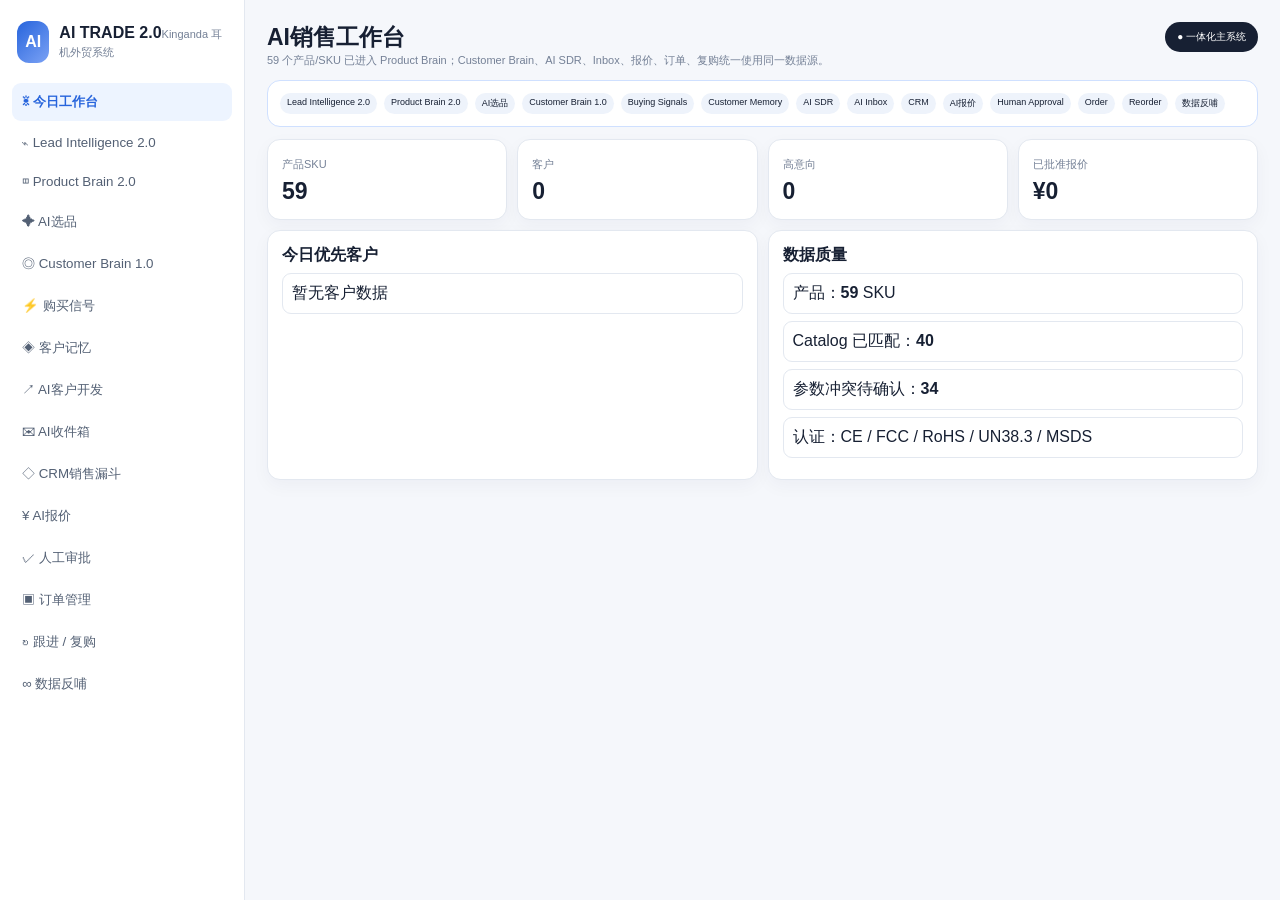
<file: index.html>
<!doctype html><html lang="zh-CN"><head><meta charset="utf-8"><meta name="viewport" content="width=device-width,initial-scale=1"><title>AI TRADE 2.0 · 一体化耳机外贸系统</title><style>
:root{--b:#2764dc;--g:#159668;--r:#d9534f;--o:#df861d;--bg:#f5f7fb;--ln:#e3e8f0;--t:#172033;--m:#748096}*{box-sizing:border-box}body{margin:0;font-family:Microsoft YaHei,Arial;background:var(--bg);color:var(--t)}.app{display:grid;grid-template-columns:245px 1fr;min-height:100vh}aside{background:#fff;border-right:1px solid var(--ln);padding:16px 12px;position:sticky;top:0;height:100vh;overflow:auto}.brand{display:flex;gap:10px;align-items:center;margin:5px 5px 18px}.logo{width:42px;height:42px;border-radius:12px;background:linear-gradient(135deg,#2764dc,#7ba2f5);display:grid;place-items:center;color:#fff;font-weight:900}nav button{width:100%;border:0;background:transparent;padding:10px;text-align:left;border-radius:9px;color:#536074;cursor:pointer;margin:2px 0}nav button.on,nav button:hover{background:#edf4ff;color:var(--b);font-weight:700}main{padding:22px}.page{display:none}.page.on{display:block}.top{display:flex;justify-content:space-between;gap:12px;align-items:flex-start;margin-bottom:12px}h1{font-size:23px;margin:0}.sub,small{color:var(--m);font-size:11px}.badge{background:#172033;color:#fff;border-radius:999px;padding:8px 12px;font-size:10px}.grid4{display:grid;grid-template-columns:repeat(4,1fr);gap:10px}.two{display:grid;grid-template-columns:1fr 1fr;gap:10px}.card{background:#fff;border:1px solid var(--ln);border-radius:13px;padding:14px;box-shadow:0 6px 18px #1423460a}.kpi b{display:block;font-size:23px;margin-top:6px}.flow{display:flex;gap:5px;flex-wrap:wrap;background:#fff;border:1px solid #cfe0ff;border-radius:13px;padding:11px;margin-bottom:12px}.flow span,.tag{background:#eef3fb;border-radius:999px;padding:4px 7px;font-size:9px;display:inline-block;margin:1px}.ok{background:#eaf8f1;color:#147b56}.warn{background:#fff5e8;color:#9b6519}.hot{background:#fff0ed;color:#b7472e}.btn{border:1px solid var(--b);background:var(--b);color:#fff;border-radius:8px;padding:8px 10px;cursor:pointer;font-size:11px}.btn.g{background:#fff;color:var(--b)}.btn.r{background:var(--r);border-color:var(--r)}.input{padding:8px;border:1px solid var(--ln);border-radius:8px;background:#fff}.wide{min-width:300px}.toolbar{display:flex;gap:8px;flex-wrap:wrap;margin:10px 0}table{width:100%;border-collapse:collapse;font-size:11px}th,td{padding:9px;border-bottom:1px solid #edf0f5;text-align:left;vertical-align:top}th{background:#fafbfd;color:#69758a}.wrap{overflow:auto;max-height:68vh}.item{border:1px solid var(--ln);border-radius:9px;padding:9px;margin:7px 0;background:#fff}.pipeline{display:grid;grid-template-columns:repeat(4,1fr);gap:8px}.col{background:#f9fbfe;border:1px solid var(--ln);border-radius:10px;padding:8px;min-height:160px}.deal{background:#fff;border:1px solid var(--ln);border-radius:8px;padding:7px;margin-top:6px}dialog{border:0;border-radius:15px;width:min(940px,94vw);box-shadow:0 24px 70px #0004}dialog::backdrop{background:#17203355}.modal{padding:18px}.form{display:grid;grid-template-columns:repeat(3,1fr);gap:8px}label{font-size:10px;color:var(--m)}label input,label textarea,label select{width:100%;padding:8px;border:1px solid var(--ln);border-radius:8px;margin-top:4px}.span3{grid-column:span 3}@media(max-width:1050px){.app{grid-template-columns:84px 1fr}.brand div:last-child,nav span{display:none}.grid4,.two{grid-template-columns:repeat(2,1fr)}.pipeline{grid-template-columns:repeat(2,1fr)}}@media(max-width:650px){.app{grid-template-columns:1fr}aside{position:static;height:auto}nav{display:flex;overflow:auto}.grid4,.two,.pipeline,.form{grid-template-columns:1fr}.span3{grid-column:span 1}main{padding:12px}}
</style></head><body><div class="app"><aside><div class="brand"><div class="logo">AI</div><div><b>AI TRADE 2.0</b><small>Kinganda 耳机外贸系统</small></div></div><nav id="nav">
<button class="on" data-p="today">☀ <span>今日工作台</span></button><button data-p="leads">⌁ <span>Lead Intelligence 2.0</span></button><button data-p="products">◫ <span>Product Brain 2.0</span></button><button data-p="selection">✦ <span>AI选品</span></button><button data-p="customers">◎ <span>Customer Brain 1.0</span></button><button data-p="signals">⚡ <span>购买信号</span></button><button data-p="memory">◈ <span>客户记忆</span></button><button data-p="sdr">↗ <span>AI客户开发</span></button><button data-p="inbox">✉ <span>AI收件箱</span></button><button data-p="crm">◇ <span>CRM销售漏斗</span></button><button data-p="quotes">¥ <span>AI报价</span></button><button data-p="approval">✓ <span>人工审批</span></button><button data-p="orders">▣ <span>订单管理</span></button><button data-p="follow">↻ <span>跟进 / 复购</span></button><button data-p="feedback">∞ <span>数据反哺</span></button></nav></aside><main>
<section id="today" class="page on"><div class="top"><div><h1>AI销售工作台</h1><div class="sub">59 个产品/SKU 已进入 Product Brain；Customer Brain、AI SDR、Inbox、报价、订单、复购统一使用同一数据源。</div></div><div class="badge">● 一体化主系统</div></div><div class="flow"><span>Lead Intelligence 2.0</span><span>Product Brain 2.0</span><span>AI选品</span><span>Customer Brain 1.0</span><span>Buying Signals</span><span>Customer Memory</span><span>AI SDR</span><span>AI Inbox</span><span>CRM</span><span>AI报价</span><span>Human Approval</span><span>Order</span><span>Reorder</span><span>数据反哺</span></div><div class="grid4" id="kpi"></div><div class="two" style="margin-top:10px"><div class="card"><b>今日优先客户</b><div id="priority"></div></div><div class="card"><b>数据质量</b><div id="quality"></div></div></div></section>
<section id="leads" class="page"><div class="top"><div><h1>Lead Intelligence 2.0</h1><div class="sub">多源客户发现：Apollo / Lusha / RocketReach / Public Web → 去重 → ICP评分 → 决策人识别 → 自动进入 Customer Brain。</div></div><div class="badge">● Multi-source</div></div><div class="grid4" id="sourceCards"></div><div class="two" style="margin-top:10px"><div class="card"><b>候选客户池</b><div class="toolbar"><input id="leadImport" class="input wide" placeholder="粘贴 CSV / TSV / JSON 客户数据"><button class="btn" onclick="importLeads()">导入候选</button><button class="btn g" onclick="autoPromoteLeads()">自动进 Customer Brain</button></div><div class="wrap"><table><thead><tr><th>公司</th><th>来源</th><th>国家</th><th>渠道</th><th>决策人</th><th>ICP</th><th>推荐产品</th><th>状态</th></tr></thead><tbody id="leadRows"></tbody></table></div></div><div class="card"><b>自动进客规则</b><div class="item">ICP ≥ 70 → 自动进入 Customer Brain</div><div class="item">公司域名 + 公司名 + 决策人邮箱 → 三层去重</div><div class="item">Owner / CEO / Purchasing / Buyer / Product Manager 优先</div><div class="item">墨西哥优先；后续扩展巴西、南非、美国</div><div class="item">进入 Customer Brain 后立即执行 Top 3 产品匹配</div></div></div></section>
<section id="products" class="page"><div class="top"><div><h1>Product Brain 2.0</h1><div class="sub">报价单商业数据 + Catalog 技术数据 + CE/FCC/RoHS/UN38.3/MSDS + AI销售画像。</div></div><div class="badge" id="pcount"></div></div><div class="toolbar"><input id="ps" class="input wide" placeholder="搜索型号 / 类别 / 芯片 / 颜色" oninput="productsR()"><select id="pc" class="input" onchange="productsR()"><option value="">全部类别</option></select></div><div class="card wrap"><table><thead><tr><th>型号</th><th>类别</th><th>参考价</th><th>蓝牙/芯片</th><th>续航</th><th>AI销售画像</th><th>认证</th><th>状态</th><th></th></tr></thead><tbody id="pr"></tbody></table></div></section>
<section id="selection" class="page"><div class="top"><div><h1>AI选品</h1><div class="sub">机会评分综合价格带、类别、资料完整度、客户匹配、RFQ、订单和复购。</div></div></div><div class="card"><table><thead><tr><th>#</th><th>型号</th><th>类别</th><th>资料完整度</th><th>客户匹配</th><th>RFQ</th><th>订单</th><th>机会分</th><th>AI建议</th></tr></thead><tbody id="sr"></tbody></table></div></section>
<section id="customers" class="page"><div class="top"><div><h1>Customer Brain 1.0</h1><div class="sub">公司画像、决策人、产品缺口、Top 3 产品匹配、购买信号、客户记忆、成交概率和 Next Best Action。</div></div><button class="btn" onclick="openC()">+ 新增客户</button></div><div class="toolbar"><input id="cs" class="input wide" placeholder="搜索公司 / 国家 / 联系人" oninput="customersR()"></div><div class="card wrap"><table><thead><tr><th>客户</th><th>国家/渠道</th><th>决策人</th><th>产品缺口</th><th>Top 3 匹配</th><th>信号分</th><th>成交概率</th><th>Next Best Action</th><th></th></tr></thead><tbody id="cr"></tbody></table></div></section>
<section id="signals" class="page"><div class="top"><h1>购买信号</h1></div><div id="signalList"></div></section><section id="memory" class="page"><div class="top"><h1>客户记忆</h1></div><div id="memoryList"></div></section>
<section id="sdr" class="page"><div class="top"><div><h1>AI客户开发</h1><div class="sub">自动读取 Customer Brain + Product Brain Top 1 匹配产品、卖点和客户语言。</div></div></div><div class="card"><select id="sdrC" class="input wide"></select> <button class="btn" onclick="draft()">生成个性化开发草稿</button><div id="draftBox" style="margin-top:14px;line-height:1.8"></div></div></section>
<section id="inbox" class="page"><div class="top"><h1>AI收件箱</h1></div><div class="card"><select id="inC" class="input wide"></select> <input id="inMsg" class="input wide" placeholder="粘贴客户回复"> <button class="btn" onclick="inbox()">AI识别并回写</button><div id="inRes" style="margin-top:12px"></div></div></section>
<section id="crm" class="page"><div class="top"><h1>CRM / 销售漏斗</h1></div><div id="pipe" class="pipeline"></div></section>
<section id="quotes" class="page"><div class="top"><h1>AI报价</h1><button class="btn" onclick="newQuote()">+ 新建报价</button></div><div class="card"><table><thead><tr><th>客户</th><th>产品</th><th>数量</th><th>单价</th><th>总额</th><th>状态</th><th>操作</th></tr></thead><tbody id="qr"></tbody></table></div></section>
<section id="approval" class="page"><div class="top"><h1>人工审批</h1></div><div id="al"></div></section>
<section id="orders" class="page"><div class="top"><h1>订单管理</h1></div><div class="card"><table><thead><tr><th>订单号</th><th>客户</th><th>产品</th><th>数量</th><th>金额</th><th>状态</th><th>操作</th></tr></thead><tbody id="or"></tbody></table></div></section>
<section id="follow" class="page"><div class="top"><h1>跟进 / 复购</h1></div><div class="two"><div class="card"><b>跟进任务</b><div id="ft"></div></div><div class="card"><b>复购池</b><div id="rp"></div></div></div></section>
<section id="feedback" class="page"><div class="top"><h1>数据反哺</h1></div><div class="grid4" id="fk"></div><div class="two" style="margin-top:10px"><div class="card"><b>产品表现</b><div id="pf"></div></div><div class="card"><b>客户表现</b><div id="cf"></div></div></div></section>
</main></div>
<dialog id="pd"><div class="modal"><div class="top"><h1 id="pt">产品详情</h1><button class="btn g" onclick="pd.close()">关闭</button></div><div id="pdetail"></div></div></dialog>
<dialog id="cd"><div class="modal"><div class="top"><h1>客户档案</h1><button class="btn g" onclick="cd.close()">关闭</button></div><form class="form" onsubmit="saveC(event)"><input type="hidden" id="cid"><label>公司<input id="company" required></label><label>国家<input id="country" value="墨西哥"></label><label>渠道<select id="channel"><option>Distributor</option><option>Importer</option><option>Retailer</option><option>Brand Owner</option><option>Amazon</option><option>Mercado Libre</option></select></label><label>决策人<input id="contact"></label><label>职位<input id="role" value="Buyer"></label><label>语言<input id="lang" placeholder="English / Spanish"></label><label>主营/需求<input id="need"></label><label>产品缺口<input id="gap"></label><label>ICP基础分<input id="icp" type="number" value="70" min="0" max="100"></label><label class="span3">客户记忆<textarea id="notes" rows="4"></textarea></label><div class="span3"><button class="btn" type="submit">保存客户</button></div></form></div></dialog>
<script src="products_1.js"></script><script src="products_2.js"></script><script src="products_3.js"></script><script src="products_4.js"></script><script src="products_5.js"></script><script src="products_6.js"></script><script src="app.js"></script></body></html>
</file>
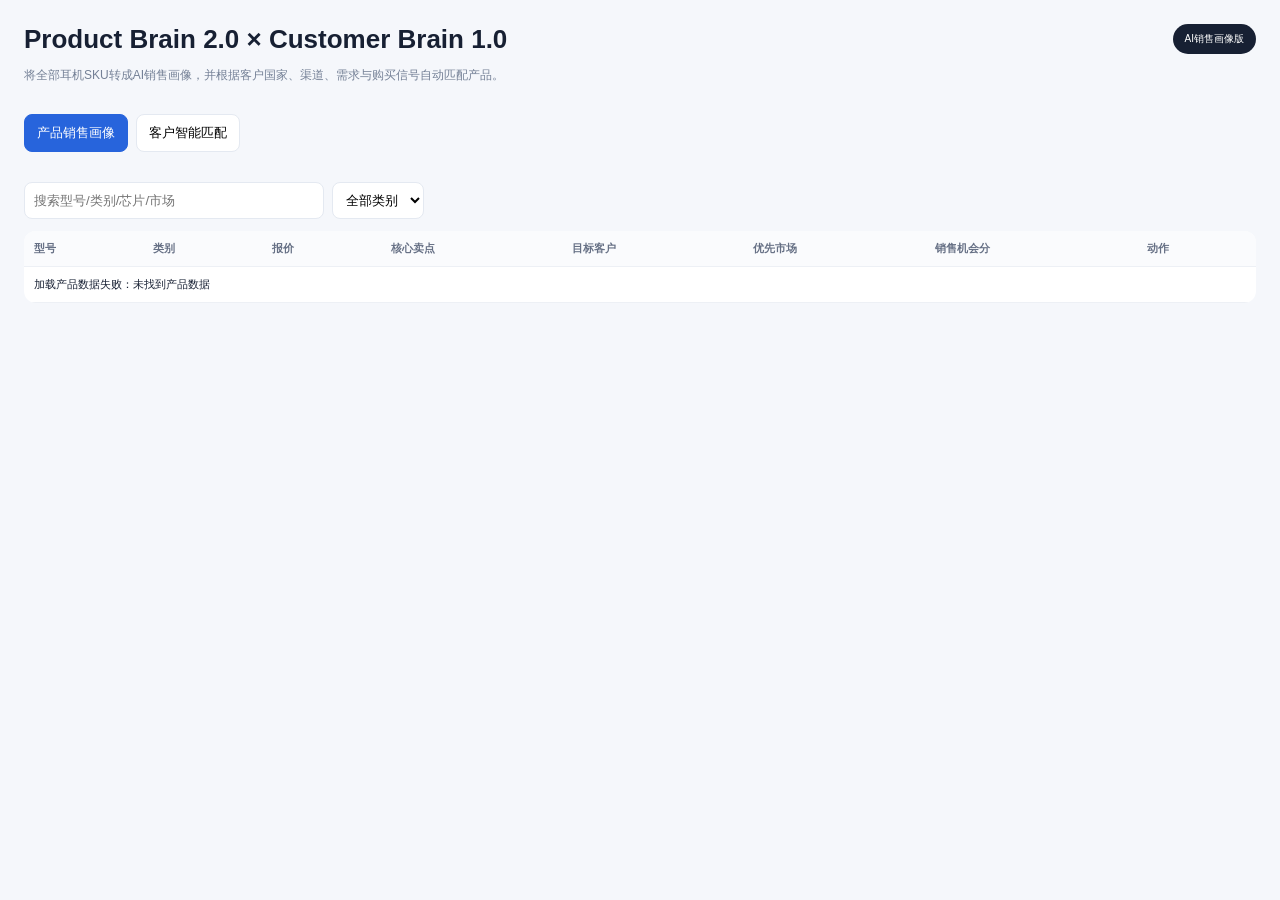
<file: brain.html>
<!doctype html><html lang="zh-CN"><head><meta charset="utf-8"><meta name="viewport" content="width=device-width,initial-scale=1"><title>AI TRADE · 产品销售画像与客户匹配</title><style>:root{--b:#2764dc;--g:#159668;--bg:#f5f7fb;--line:#e4e9f1;--text:#172033;--muted:#748096}*{box-sizing:border-box}body{margin:0;font-family:"Microsoft YaHei",Arial,sans-serif;background:var(--bg);color:var(--text)}main{max-width:1500px;margin:auto;padding:24px}.top{display:flex;justify-content:space-between;gap:16px;align-items:flex-start}.top h1{margin:0;font-size:26px}.top p{color:var(--muted);font-size:12px}.badge{background:#172033;color:#fff;padding:8px 12px;border-radius:999px;font-size:10px}.tabs{display:flex;gap:8px;margin:18px 0}.tabs button{border:1px solid var(--line);background:#fff;border-radius:8px;padding:9px 12px;cursor:pointer}.tabs button.active{background:var(--b);color:#fff;border-color:var(--b)}.page{display:none}.page.active{display:block}.grid4{display:grid;grid-template-columns:repeat(4,1fr);gap:12px}.card{background:#fff;border:1px solid var(--line);border-radius:14px;padding:15px}.kpi small{color:var(--muted);font-size:10px}.kpi b{display:block;font-size:24px;margin-top:7px}.toolbar{display:flex;gap:8px;flex-wrap:wrap;margin:12px 0}.input{padding:9px;border:1px solid var(--line);border-radius:8px;background:#fff}.wide{min-width:300px}table{width:100%;border-collapse:collapse;font-size:11px;background:#fff;border-radius:12px;overflow:hidden}th,td{padding:10px;border-bottom:1px solid #edf0f5;text-align:left;vertical-align:top}th{background:#fafbfd;color:#667085}.tag{display:inline-block;background:#eef3fb;padding:3px 7px;border-radius:999px;margin:1px;font-size:9px}.ok{background:#eaf8f1;color:#137a55}.warn{background:#fff7e8;color:#9b6519}.btn{border:1px solid var(--b);background:var(--b);color:#fff;border-radius:8px;padding:8px 10px;cursor:pointer;font-size:11px}.ghost{background:#fff;color:var(--b)}dialog{border:0;border-radius:16px;width:min(980px,94vw);padding:0;box-shadow:0 25px 80px rgba(20,30,50,.25)}dialog::backdrop{background:rgba(20,30,45,.35)}.modal{padding:20px}.two{display:grid;grid-template-columns:1fr 1fr;gap:12px}.item{border:1px solid var(--line);border-radius:10px;padding:10px;margin:8px 0}.muted{color:var(--muted)}@media(max-width:950px){.grid4,.two{grid-template-columns:1fr 1fr}}@media(max-width:650px){main{padding:14px}.grid4,.two{grid-template-columns:1fr}.wide{min-width:100%}}</style></head><body><main><div class="top"><div><h1>Product Brain 2.0 × Customer Brain 1.0</h1><p>将全部耳机SKU转成AI销售画像，并根据客户国家、渠道、需求与购买信号自动匹配产品。</p></div><div class="badge">AI销售画像版</div></div><div class="tabs"><button class="active" data-p="products">产品销售画像</button><button data-p="customers">客户智能匹配</button></div><section id="products" class="page active"><div class="grid4" id="pkpi"></div><div class="toolbar"><input id="q" class="input wide" placeholder="搜索型号/类别/芯片/市场" oninput="renderProducts()"><select id="cat" class="input" onchange="renderProducts()"><option value="">全部类别</option></select></div><table><thead><tr><th>型号</th><th>类别</th><th>报价</th><th>核心卖点</th><th>目标客户</th><th>优先市场</th><th>销售机会分</th><th>动作</th></tr></thead><tbody id="prows"></tbody></table></section><section id="customers" class="page"><div class="grid4" id="ckpi"></div><div class="toolbar"><button class="btn" onclick="addCustomer()">+ 新增客户</button><input id="cq" class="input wide" placeholder="搜索公司/国家/渠道/需求" oninput="renderCustomers()"></div><table><thead><tr><th>客户</th><th>国家/渠道</th><th>联系人</th><th>客户需求</th><th>购买信号</th><th>Top 3 推荐产品</th><th>Next Best Action</th><th>动作</th></tr></thead><tbody id="crows"></tbody></table></section></main><dialog id="pd"><div class="modal"><div class="top"><div><h1 id="pt"></h1><p>AI销售画像</p></div><button class="btn ghost" onclick="pd.close()">关闭</button></div><div id="pbody"></div></div></dialog><script>let PRODUCTS=[];const KEY='aitrade_customer_brain_v1';let customers=JSON.parse(localStorage.getItem(KEY)||'[]');function save(){localStorage.setItem(KEY,JSON.stringify(customers));renderCustomers()}function esc(s){return String(s??'').replace(/[&<>]/g,m=>({'&':'&amp;','<':'&lt;','>':'&gt;'}[m]))}function catKey(p){let s=((p.category||'')+' '+(p.catalog?.category||'')+' '+(p.model||'')).toLowerCase();if(s.includes('商务')||s.includes('business')||s.includes('单耳')||s.includes('520')||s.includes('530')||s.includes('525'))return'business';if(s.includes('运动')||s.includes('sport')||s.includes('q63')||s.includes('580')||s.includes('635'))return'sport';if(s.includes('夹耳')||s.includes('clip'))return'clip';if(s.includes('挂耳')||s.includes('open')||s.includes('ows'))return'open';if(s.includes('彩屏')||s.includes('lcd')||s.includes('anc'))return'lcd';return'tws'}function profile(p){let map={lcd:{targets:['电商卖家','消费电子经销商','潮流数码品牌'],markets:['墨西哥','巴西','南非','东南亚'],points:['彩屏充电仓','高视觉卖点','适合短视频/电商展示'],pitch:'突出彩屏交互、外观差异化与OEM包装，适合电商快速上新。'},open:{targets:['运动/户外品牌','眼镜人群渠道','消费电子经销商'],markets:['墨西哥','巴西','南非','美国'],points:['开放式佩戴','长时间舒适','不堵耳'],pitch:'强调开放式舒适、通勤/运动场景和OEM/ODM能力。'},clip:{targets:['年轻消费品牌','女性/时尚渠道','电商卖家'],markets:['墨西哥','巴西','东南亚','南非'],points:['轻量夹耳','时尚佩戴','差异化造型'],pitch:'强调轻量佩戴、造型差异和社媒传播潜力。'},sport:{targets:['运动用品渠道','户外电商品牌','消费电子经销商'],markets:['墨西哥','南非','巴西','美国'],points:['长续航','稳固佩戴','运动场景'],pitch:'强调长续航、运动稳定性和户外场景。'},business:{targets:['办公设备经销商','呼叫中心供应商','企业采购'],markets:['美国','墨西哥','欧洲','中东'],points:['通话场景','单耳商务','长待机'],pitch:'强调通话效率、长待机和企业/办公应用。'},tws:{targets:['消费电子经销商','零售连锁','Amazon/Mercado Libre卖家'],markets:['墨西哥','巴西','南非','东南亚'],points:['成熟TWS形态','价格竞争力','OEM/ODM'],pitch:'强调稳定供货、价格梯度和私牌定制。'}};let a=map[catKey(p)],price=+p.cost||99,complete=['model','category','price','bt','chip','play','color','package','carton'].filter(k=>p[k]).length/9*100,score=Math.min(98,Math.round(58+complete*.25+(price<=35?8:price<=50?4:0)+(catKey(p)==='open'?5:0)));return{...a,score,value:price<=35?'价格竞争力强':price<=50?'主流价格带':'偏中高价位'}}function fit(c,p){let sp=profile(p),score=Math.round(sp.score*.2),country=(c.country||'').toLowerCase(),channel=(c.channel||'').toLowerCase(),need=(c.need||'').toLowerCase();if(sp.markets.some(x=>country.includes(x.toLowerCase())))score+=30;if(sp.targets.some(x=>channel.includes(x.toLowerCase())||need.includes(x.toLowerCase())))score+=25;if(need.includes((p.model||'').toLowerCase()))score+=25;return Math.min(100,score)}function best(c){return PRODUCTS.map(p=>({p,s:fit(c,p)})).sort((a,b)=>b.s-a.s).slice(0,3)}function renderProducts(){let q=(document.getElementById('q').value||'').toLowerCase(),c=document.getElementById('cat').value;let arr=PRODUCTS.filter(p=>(!c||p.category===c)&&JSON.stringify(p).toLowerCase().includes(q));prows.innerHTML=arr.map(p=>{let sp=profile(p);return`<tr><td><b>${esc(p.model)}</b><br><span class="muted">${esc(p.bt||'')} ${esc(p.chip||'')}</span></td><td>${esc(p.category||'-')}</td><td>${esc(p.price||'-')}</td><td>${sp.points.map(x=>`<span class="tag">${x}</span>`).join('')}</td><td>${sp.targets.slice(0,2).join('<br>')}</td><td>${sp.markets.slice(0,3).map(x=>`<span class="tag ok">${x}</span>`).join('')}</td><td><b>${sp.score}</b><br><span class="muted">${sp.value}</span></td><td><button class="btn ghost" onclick="showProduct(${PRODUCTS.indexOf(p)})">详情</button></td></tr>`}).join('');}function showProduct(i){let p=PRODUCTS[i],sp=profile(p);pt.textContent=p.model;pbody.innerHTML=`<div class="two"><div class="card"><b>产品技术与商业数据</b><p>报价：${esc(p.price||'-')} · MOQ：${p.moq||1000}</p><p>BT：${esc(p.bt||'-')} · 芯片：${esc(p.chip||'-')}</p><p>播放：${esc(p.play||'-')} · 待机：${esc(p.standby||'-')}</p><p>颜色：${esc(p.color||'-')}</p><p>包装：${esc(p.package||'-')}</p><p>${(p.certs||['CE','FCC','RoHS','UN38.3','MSDS']).map(x=>`<span class="tag ok">${x}</span>`).join(' ')}</p></div><div class="card"><b>AI销售画像</b><p><b>目标客户：</b>${sp.targets.join(' / ')}</p><p><b>优先市场：</b>${sp.markets.join(' / ')}</p><p><b>核心卖点：</b>${sp.points.join(' · ')}</p><p><b>价格定位：</b>${sp.value}</p><p><b>开发策略：</b>${sp.pitch}</p><p><b>AI销售机会分：</b>${sp.score}/100</p></div></div>`;pd.showModal()}function addCustomer(){let company=prompt('公司名称');if(!company)return;let country=prompt('国家','墨西哥')||'';let channel=prompt('渠道/客户类型','Distributor')||'';let contact=prompt('联系人/职位','')||'';let need=prompt('主营产品/产品缺口/需求','')||'';customers.push({id:Date.now(),company,country,channel,contact,need,signals:[]});save()}function addSignal(id){let c=customers.find(x=>x.id===id),s=prompt('购买信号：回复 / RFQ / 查看报价 / 下载Catalog / 样品 / 会议 / 复购');if(!s)return;c.signals.push(s);save()}function nba(c){let n=c.signals.length;if(c.signals.includes('RFQ')||c.signals.includes('会议')||n>=4)return'人工介入：报价/谈判';if(c.signals.includes('样品')||n>=2)return'生成报价或样品方案';if(n)return'D3/D7跟进';return'AI SDR首次开发'}function renderCustomers(){let q=(document.getElementById('cq').value||'').toLowerCase(),arr=customers.filter(c=>JSON.stringify(c).toLowerCase().includes(q));crows.innerHTML=arr.map(c=>`<tr><td><b>${esc(c.company)}</b></td><td>${esc(c.country)}<br><span class="tag">${esc(c.channel)}</span></td><td>${esc(c.contact||'-')}</td><td>${esc(c.need||'-')}</td><td>${c.signals.map(x=>`<span class="tag ok">${esc(x)}</span>`).join(' ')||'-'}</td><td>${best(c).map(x=>`<span class="tag ${x.s>=70?'ok':''}">${esc(x.p.model)} ${x.s}</span>`).join(' ')}</td><td>${nba(c)}</td><td><button class="btn" onclick="addSignal(${c.id})">+信号</button></td></tr>`).join('')||'<tr><td colspan="8" class="muted">暂无客户，点击“新增客户”开始Customer Brain匹配。</td></tr>';ckpi.innerHTML=[['客户数',customers.length],['有购买信号',customers.filter(x=>x.signals.length).length],['高意向客户',customers.filter(x=>x.signals.includes('RFQ')||x.signals.length>=4).length],['已建立产品匹配',customers.length?customers.length:0]].map(x=>`<div class="card kpi"><small>${x[0]}</small><b>${x[1]}</b></div>`).join('')}document.querySelectorAll('.tabs button').forEach(b=>b.onclick=()=>{document.querySelectorAll('.tabs button').forEach(x=>x.classList.remove('active'));b.classList.add('active');document.querySelectorAll('.page').forEach(x=>x.classList.remove('active'));document.getElementById(b.dataset.p).classList.add('active')});fetch('index.html').then(r=>r.text()).then(t=>{let m=t.match(/const PRODUCTS=(\[.*?\]);\nconst CERTS=/s);if(!m)throw new Error('未找到产品数据');PRODUCTS=JSON.parse(m[1]);let cats=[...new Set(PRODUCTS.map(x=>x.category).filter(Boolean))];cats.forEach(c=>cat.add(new Option(c,c)));let avg=Math.round(PRODUCTS.reduce((a,p)=>a+profile(p).score,0)/PRODUCTS.length);pkpi.innerHTML=[['全部SKU',PRODUCTS.length],['统一认证','CE/FCC/RoHS/UN38.3/MSDS'],['平均销售机会分',avg],['已生成销售画像',PRODUCTS.length]].map(x=>`<div class="card kpi"><small>${x[0]}</small><b>${x[1]}</b></div>`).join('');renderProducts();renderCustomers()}).catch(e=>{prows.innerHTML=`<tr><td colspan="8">加载产品数据失败：${esc(e.message)}</td></tr>`});</script></body></html>
</file>
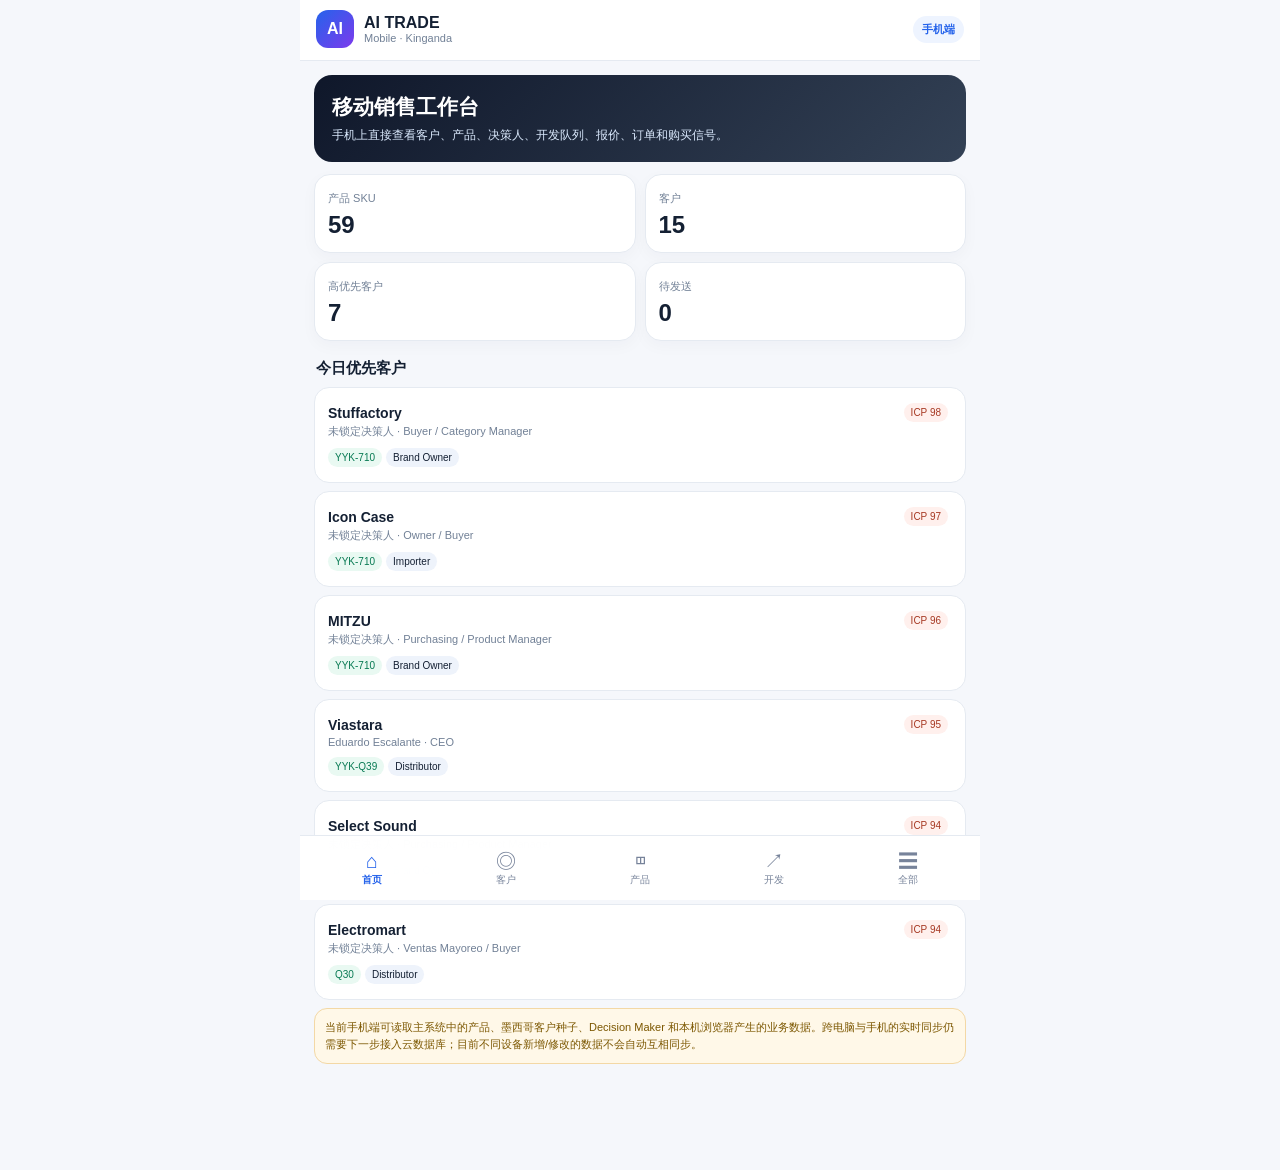
<file: mobile.html>
<!doctype html><html lang="zh-CN"><head><meta charset="utf-8"><meta name="viewport" content="width=device-width,initial-scale=1,viewport-fit=cover"><meta name="theme-color" content="#0f172a"><title>AI TRADE Mobile</title><style>:root{--b:#2563eb;--bg:#f5f7fb;--card:#fff;--t:#142033;--m:#718096;--ln:#e5eaf1;--g:#0f9f6e;--o:#d97706;--r:#dc2626}*{box-sizing:border-box}body{margin:0;background:var(--bg);font-family:-apple-system,BlinkMacSystemFont,"SF Pro Text","PingFang SC","Microsoft YaHei",Arial;color:var(--t);padding-bottom:92px}.topbar{position:sticky;top:0;z-index:20;padding:calc(10px + env(safe-area-inset-top)) 16px 12px;background:rgba(255,255,255,.95);backdrop-filter:blur(16px);border-bottom:1px solid var(--ln);display:flex;align-items:center;justify-content:space-between}.brand{display:flex;gap:10px;align-items:center}.logo{width:38px;height:38px;border-radius:12px;background:linear-gradient(135deg,#2563eb,#7c3aed);color:#fff;display:grid;place-items:center;font-weight:900}.brand b{display:block;font-size:16px}.brand small{display:block;color:var(--m);font-size:11px}.pill{font-size:11px;padding:6px 9px;border-radius:999px;background:#eef4ff;color:var(--b);font-weight:700}.view{display:none;padding:14px}.view.on{display:block}.hero{border-radius:18px;background:linear-gradient(135deg,#0f172a,#334155);color:white;padding:18px;margin-bottom:12px}.hero h1{font-size:21px;margin:0 0 5px}.hero p{margin:0;color:#dbeafe;font-size:12px;line-height:1.5}.grid{display:grid;grid-template-columns:1fr 1fr;gap:9px}.kpi,.card{background:var(--card);border:1px solid var(--ln);border-radius:16px;padding:13px;box-shadow:0 5px 16px #17203308}.kpi small,.muted{color:var(--m);font-size:11px}.kpi b{display:block;font-size:24px;margin-top:5px}.sectionTitle{font-size:15px;margin:18px 2px 9px}.item{background:#fff;border:1px solid var(--ln);border-radius:15px;padding:13px;margin:8px 0}.item b{font-size:14px}.row{display:flex;align-items:center;justify-content:space-between;gap:10px}.tags{margin-top:7px}.tag{display:inline-block;font-size:10px;padding:4px 7px;border-radius:999px;background:#eef3fb;margin:2px 4px 2px 0}.ok{background:#e9f9f2;color:#087a53}.warn{background:#fff5e8;color:#9a5b00}.hot{background:#fff0ed;color:#a63822}.input{width:100%;border:1px solid var(--ln);background:#fff;border-radius:13px;padding:12px 13px;font-size:14px;outline:none}.search{position:sticky;top:72px;z-index:9;padding:0 0 9px;background:var(--bg)}.btn{border:0;border-radius:12px;padding:10px 13px;background:var(--b);color:#fff;font-weight:700;font-size:12px}.btn.secondary{background:#fff;color:var(--b);border:1px solid var(--b)}.btn.danger{background:var(--r)}.bottom{position:fixed;left:0;right:0;bottom:0;z-index:30;background:rgba(255,255,255,.97);backdrop-filter:blur(18px);border-top:1px solid var(--ln);display:grid;grid-template-columns:repeat(5,1fr);padding:7px 5px calc(7px + env(safe-area-inset-bottom))}.bottom button{border:0;background:transparent;color:#77839a;font-size:10px;padding:6px 0}.bottom button span{display:block;font-size:20px;line-height:24px}.bottom button.on{color:var(--b);font-weight:800}.sheet{position:fixed;inset:0;background:#0005;z-index:50;display:none;align-items:flex-end}.sheet.on{display:flex}.sheetBox{width:100%;max-height:85vh;overflow:auto;background:#fff;border-radius:22px 22px 0 0;padding:16px 16px calc(22px + env(safe-area-inset-bottom))}.sheetHandle{width:42px;height:5px;border-radius:9px;background:#d5dce6;margin:0 auto 14px}.menuGrid{display:grid;grid-template-columns:1fr 1fr;gap:9px}.menuGrid button{border:1px solid var(--ln);background:#fff;border-radius:14px;padding:14px;text-align:left;font-weight:700}.detail{white-space:pre-wrap;line-height:1.6;font-size:13px}.notice{background:#fff8e8;border:1px solid #f3d8a5;color:#7c5700;padding:10px;border-radius:13px;font-size:11px;line-height:1.55}.hidden{display:none!important}@media(min-width:760px){body{max-width:680px;margin:auto}.bottom{left:50%;right:auto;width:680px;transform:translateX(-50%)}.sheetBox{max-width:680px;margin:auto}}</style></head><body><header class="topbar"><div class="brand"><div class="logo">AI</div><div><b>AI TRADE</b><small>Mobile · Kinganda</small></div></div><div class="pill" id="syncState">手机端</div></header><main><section id="home" class="view on"></section><section id="customers" class="view"></section><section id="products" class="view"></section><section id="sdr" class="view"></section><section id="more" class="view"></section></main><nav class="bottom"><button data-v="home" class="on"><span>⌂</span>首页</button><button data-v="customers"><span>◎</span>客户</button><button data-v="products"><span>◫</span>产品</button><button data-v="sdr"><span>↗</span>开发</button><button id="moreBtn"><span>☰</span>全部</button></nav><div id="sheet" class="sheet"><div class="sheetBox"><div class="sheetHandle"></div><div id="sheetContent"></div></div></div><script>window.PRODUCTS=[];</script><script src="products_1.js"></script><script src="products_2.js"></script><script src="products_3.js"></script><script src="products_4.js"></script><script src="products_5.js"></script><script src="products_6.js"></script><script src="seed_mexico.js"></script><script src="decision_makers.js"></script><script src="sdr2.js"></script><script src="mobile.js"></script></body></html>
</file>
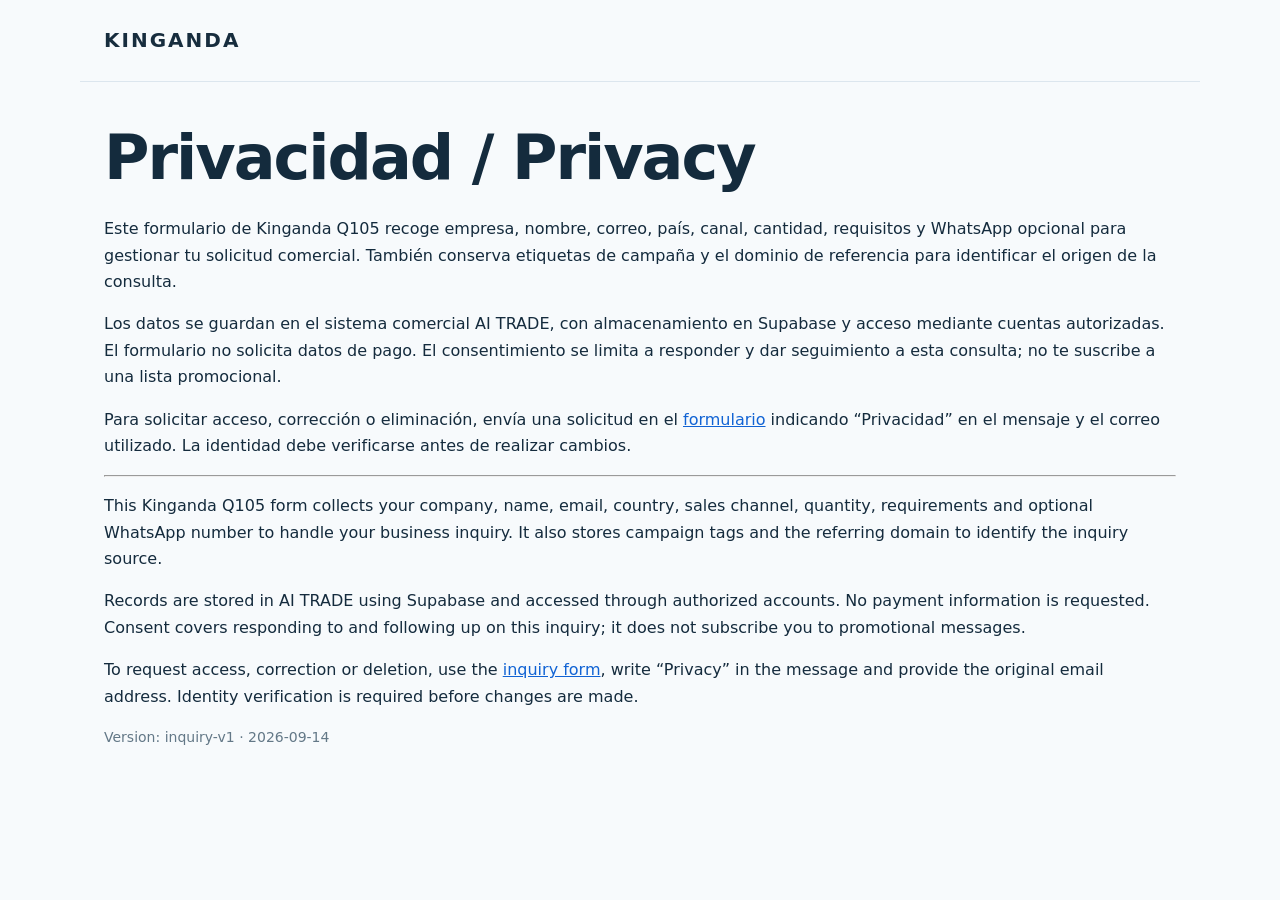
<file: privacy.html>
<!doctype html><html lang="es"><head><meta charset="utf-8"><meta name="viewport" content="width=device-width,initial-scale=1"><title>Privacidad · Q105 Kinganda</title><link rel="stylesheet" href="public.css"></head><body><header><a class="brand" href="mx/q105.html">KINGANDA</a></header><main><h1>Privacidad / Privacy</h1><p>Este formulario de Kinganda Q105 recoge empresa, nombre, correo, país, canal, cantidad, requisitos y WhatsApp opcional para gestionar tu solicitud comercial. También conserva etiquetas de campaña y el dominio de referencia para identificar el origen de la consulta.</p><p>Los datos se guardan en el sistema comercial AI TRADE, con almacenamiento en Supabase y acceso mediante cuentas autorizadas. El formulario no solicita datos de pago. El consentimiento se limita a responder y dar seguimiento a esta consulta; no te suscribe a una lista promocional.</p><p>Para solicitar acceso, corrección o eliminación, envía una solicitud en el <a href="mx/q105.html#request">formulario</a> indicando “Privacidad” en el mensaje y el correo utilizado. La identidad debe verificarse antes de realizar cambios.</p><hr><p>This Kinganda Q105 form collects your company, name, email, country, sales channel, quantity, requirements and optional WhatsApp number to handle your business inquiry. It also stores campaign tags and the referring domain to identify the inquiry source.</p><p>Records are stored in AI TRADE using Supabase and accessed through authorized accounts. No payment information is requested. Consent covers responding to and following up on this inquiry; it does not subscribe you to promotional messages.</p><p>To request access, correction or deletion, use the <a href="en/q105.html#request">inquiry form</a>, write “Privacy” in the message and provide the original email address. Identity verification is required before changes are made.</p><p class="muted">Version: inquiry-v1 · 2026-09-14</p></main></body></html>
</file>
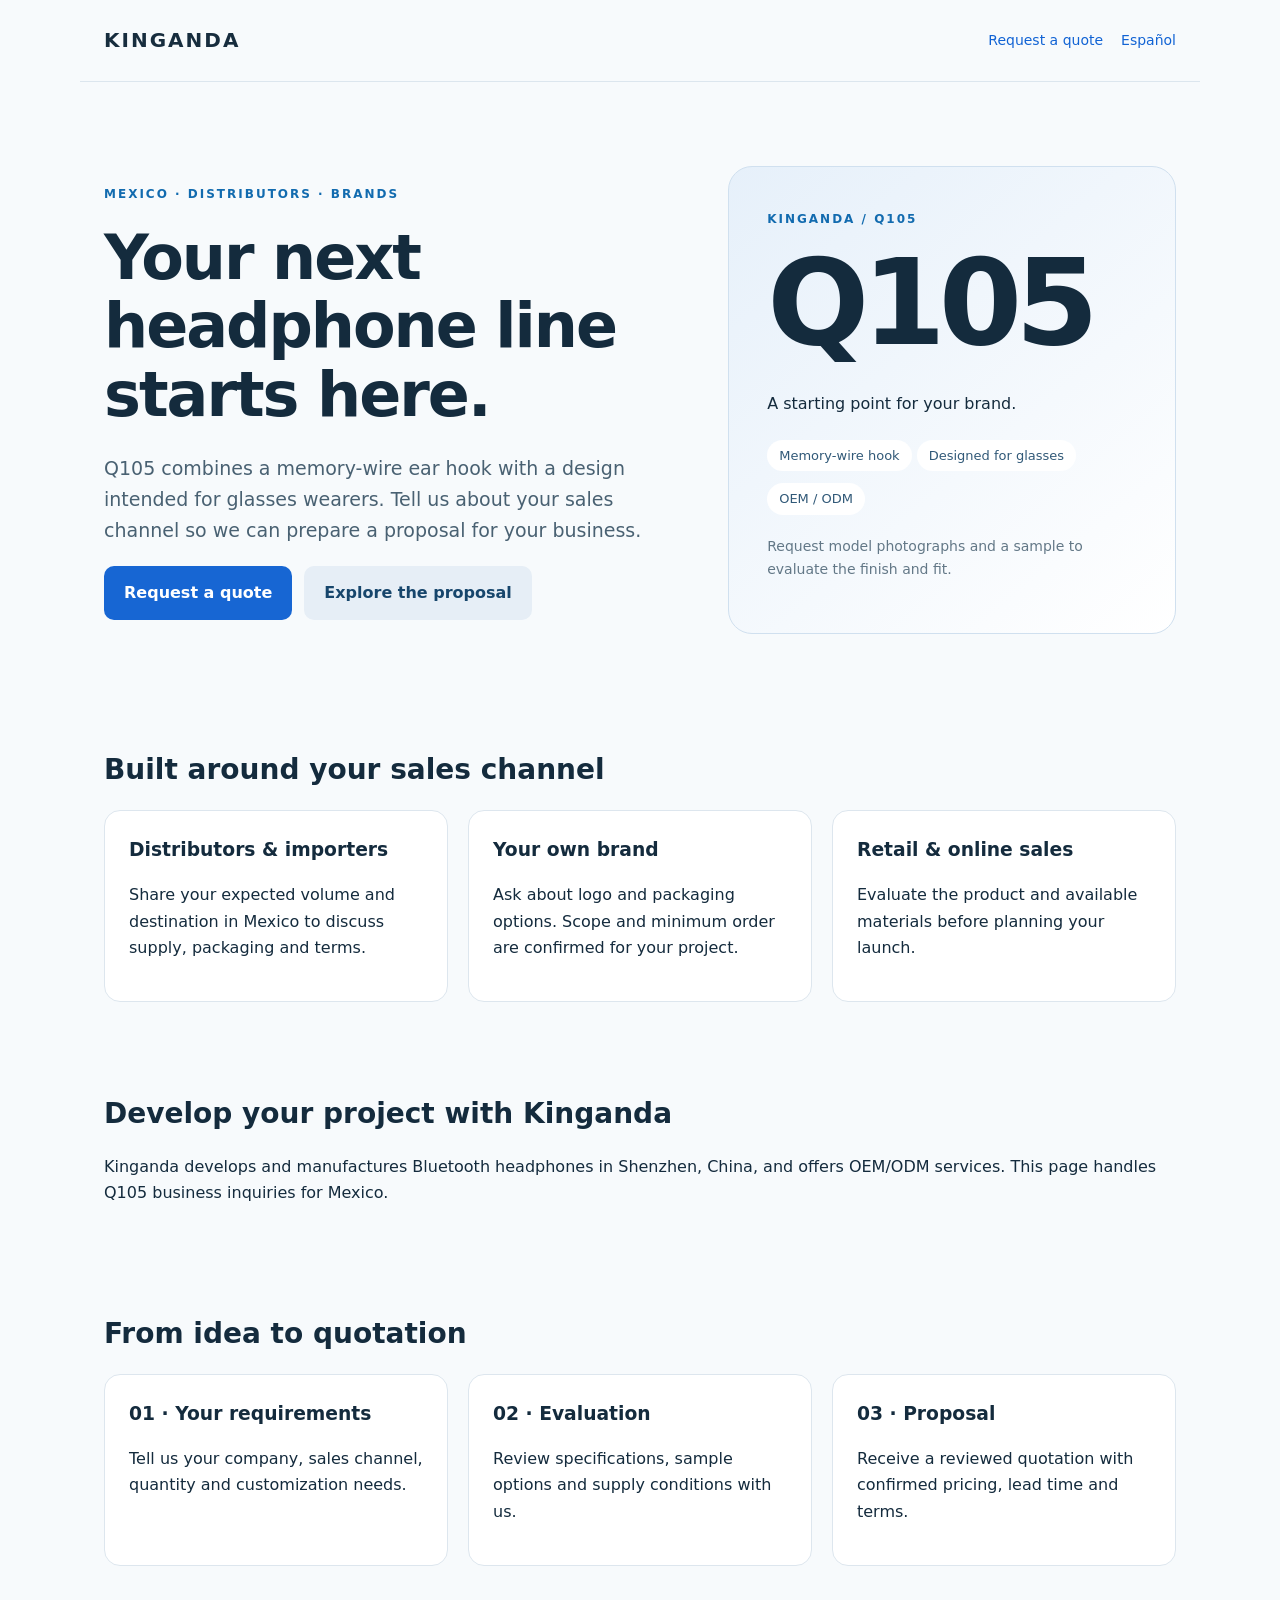
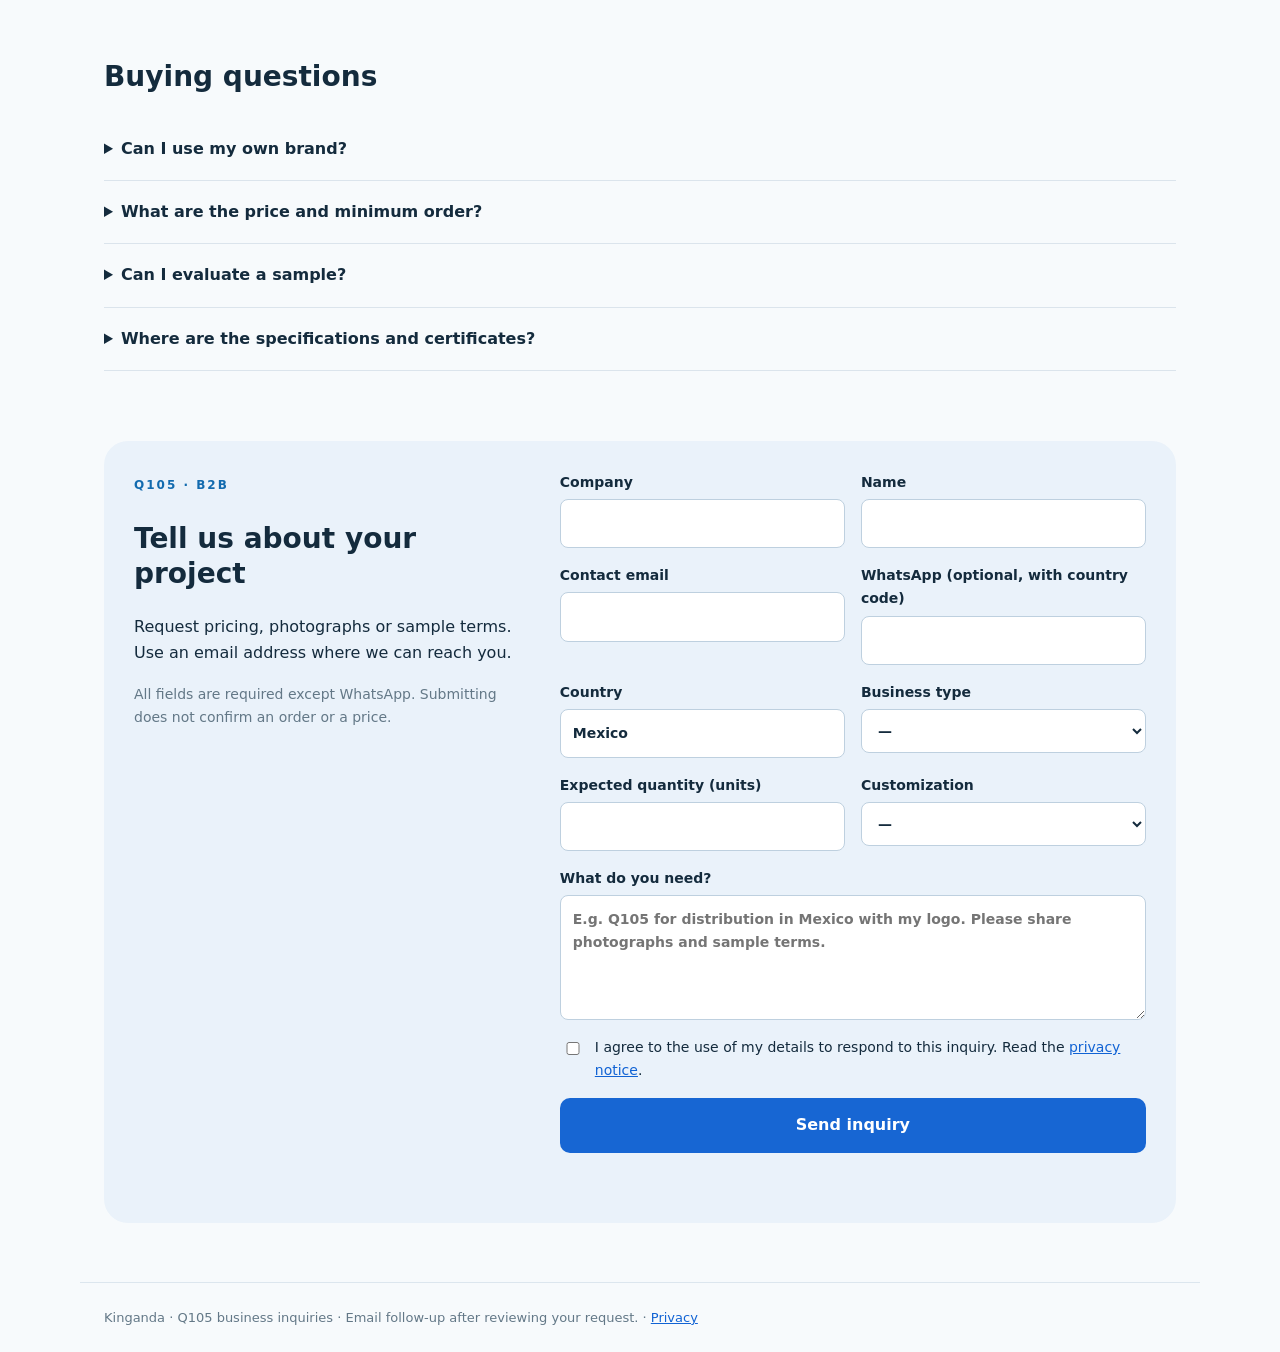
<file: en/q105.html>
<!doctype html><html lang="en"><head><meta charset="utf-8"><meta name="viewport" content="width=device-width,initial-scale=1"><title>Q105 | Ear-hook headphones for distributors & brands · Kinganda</title><meta name="description" content="Explore Kinganda Q105 memory-wire ear-hook headphones, designed with glasses wearers in mind. Ask about OEM/ODM and wholesale supply for Mexico."><link rel="canonical" href="https://mambapro0813-byte.github.io/mamba/en/q105.html"><link rel="alternate" hreflang="es-MX" href="https://mambapro0813-byte.github.io/mamba/mx/q105.html"><link rel="alternate" hreflang="en" href="https://mambapro0813-byte.github.io/mamba/en/q105.html"><meta property="og:type" content="website"><meta property="og:title" content="Q105 | Ear-hook headphones for distributors & brands · Kinganda"><meta property="og:description" content="Explore Kinganda Q105 memory-wire ear-hook headphones, designed with glasses wearers in mind. Ask about OEM/ODM and wholesale supply for Mexico."><meta property="og:url" content="https://mambapro0813-byte.github.io/mamba/en/q105.html"><link rel="stylesheet" href="../public.css?v=inbound1"><script type="application/ld+json">{"@context":"https://schema.org","@type":"Product","name":"Kinganda Q105","model":"Q105","brand":{"@type":"Brand","name":"Kinganda"},"description":"Explore Kinganda Q105 memory-wire ear-hook headphones, designed with glasses wearers in mind. Ask about OEM/ODM and wholesale supply for Mexico.","url":"https://mambapro0813-byte.github.io/mamba/en/q105.html"}</script></head><body>
<header><a class="brand" href="#top">KINGANDA</a><nav><a href="#request">Request a quote</a><a href="../mx/q105.html" lang="es">Español</a></nav></header>
<main id="top"><section class="hero"><div><span class="eyebrow">Mexico · Distributors · Brands</span><h1>Your next headphone line starts here.</h1><p class="lead">Q105 combines a memory-wire ear hook with a design intended for glasses wearers. Tell us about your sales channel so we can prepare a proposal for your business.</p><div class="actions"><a class="button" href="#request">Request a quote</a><a class="button secondary" href="#proposal">Explore the proposal</a></div></div><div class="hero-card"><span class="eyebrow">KINGANDA / Q105</span><div class="model">Q105</div><p>A starting point for your brand.</p><span class="pill">Memory-wire hook</span><span class="pill">Designed for glasses</span><span class="pill">OEM / ODM</span><p class="muted">Request model photographs and a sample to evaluate the finish and fit.</p></div></section>
<section class="section" id="proposal"><h2>Built around your sales channel</h2><div class="grid"><article class="card"><h3>Distributors & importers</h3><p>Share your expected volume and destination in Mexico to discuss supply, packaging and terms.</p></article><article class="card"><h3>Your own brand</h3><p>Ask about logo and packaging options. Scope and minimum order are confirmed for your project.</p></article><article class="card"><h3>Retail & online sales</h3><p>Evaluate the product and available materials before planning your launch.</p></article></div></section>
<section class="section"><h2>Develop your project with Kinganda</h2><p>Kinganda develops and manufactures Bluetooth headphones in Shenzhen, China, and offers OEM/ODM services. This page handles Q105 business inquiries for Mexico.</p></section>
<section class="section"><h2>From idea to quotation</h2><div class="grid"><article class="card"><h3>01 · Your requirements</h3><p>Tell us your company, sales channel, quantity and customization needs.</p></article><article class="card"><h3>02 · Evaluation</h3><p>Review specifications, sample options and supply conditions with us.</p></article><article class="card"><h3>03 · Proposal</h3><p>Receive a reviewed quotation with confirmed pricing, lead time and terms.</p></article></div></section>
<section class="section"><h2>Buying questions</h2><details><summary>Can I use my own brand?</summary><p>Ask about logo and packaging options. Feasibility, cost and minimum order depend on customization.</p></details><details><summary>What are the price and minimum order?</summary><p>Request a quote with your quantity and requirements. Price, MOQ, shipping and taxes are specified in the commercial proposal.</p></details><details><summary>Can I evaluate a sample?</summary><p>You can request sample availability and terms before deciding on a purchase.</p></details><details><summary>Where are the specifications and certificates?</summary><p>Request the technical sheet and documents for the exact model. Confirm battery, playback time, protection and certification before purchasing.</p></details></section>
<section class="section" id="request"><div class="form-wrap"><div><span class="eyebrow">Q105 · B2B</span><h2>Tell us about your project</h2><p>Request pricing, photographs or sample terms. Use an email address where we can reach you.</p><p class="muted">All fields are required except WhatsApp. Submitting does not confirm an order or a price.</p></div><form id="inquiryForm">
<label>Company<input name="company" required minlength="2" maxlength="160" autocomplete="organization"></label><label>Name<input name="contact_name" required minlength="2" maxlength="100" autocomplete="name"></label>
<label>Contact email<input name="email" required type="email" maxlength="254" autocomplete="email"></label><label>WhatsApp (optional, with country code)<input name="whatsapp" type="tel" maxlength="40" autocomplete="tel"></label>
<label>Country<input name="country" required minlength="2" maxlength="80" value="Mexico" autocomplete="country-name"></label><label>Business type<select name="channel" required><option value="">—</option><option value="distributor">Distributor</option><option value="importer">Importer</option><option value="brand">Own brand</option><option value="retailer">Retail / online sales</option><option value="other">Other</option></select></label>
<label>Expected quantity (units)<input name="quantity" required type="number" min="1" max="1000000" step="1" inputmode="numeric"></label><label>Customization<select name="customization" required><option value="">—</option><option value="standard">Standard</option><option value="logo">Logo</option><option value="packaging">Packaging</option><option value="both">Logo and packaging</option><option value="unsure">To be decided</option></select></label>
<label class="wide">What do you need?<textarea name="message" required minlength="5" maxlength="3000" placeholder="E.g. Q105 for distribution in Mexico with my logo. Please share photographs and sample terms."></textarea></label>
<label class="trap" aria-hidden="true">Website<input name="website_check" tabindex="-1" autocomplete="off"></label>
<label class="wide consent"><input name="consent" required type="checkbox"><span>I agree to the use of my details to respond to this inquiry. Read the <a href="../privacy.html">privacy notice</a>.</span></label>
<button type="submit" class="wide">Send inquiry</button><div id="formStatus" class="wide" role="status" tabindex="-1" aria-live="polite"></div>
<noscript><p>JavaScript is required to submit this form.</p></noscript></form></div></section></main>
<footer>Kinganda · Q105 business inquiries · Email follow-up after reviewing your request. · <a href="../privacy.html">Privacy</a></footer><script src="../cloud-config.js"></script><script src="../public_inquiry.js?v=inbound1"></script></body></html>
</file>
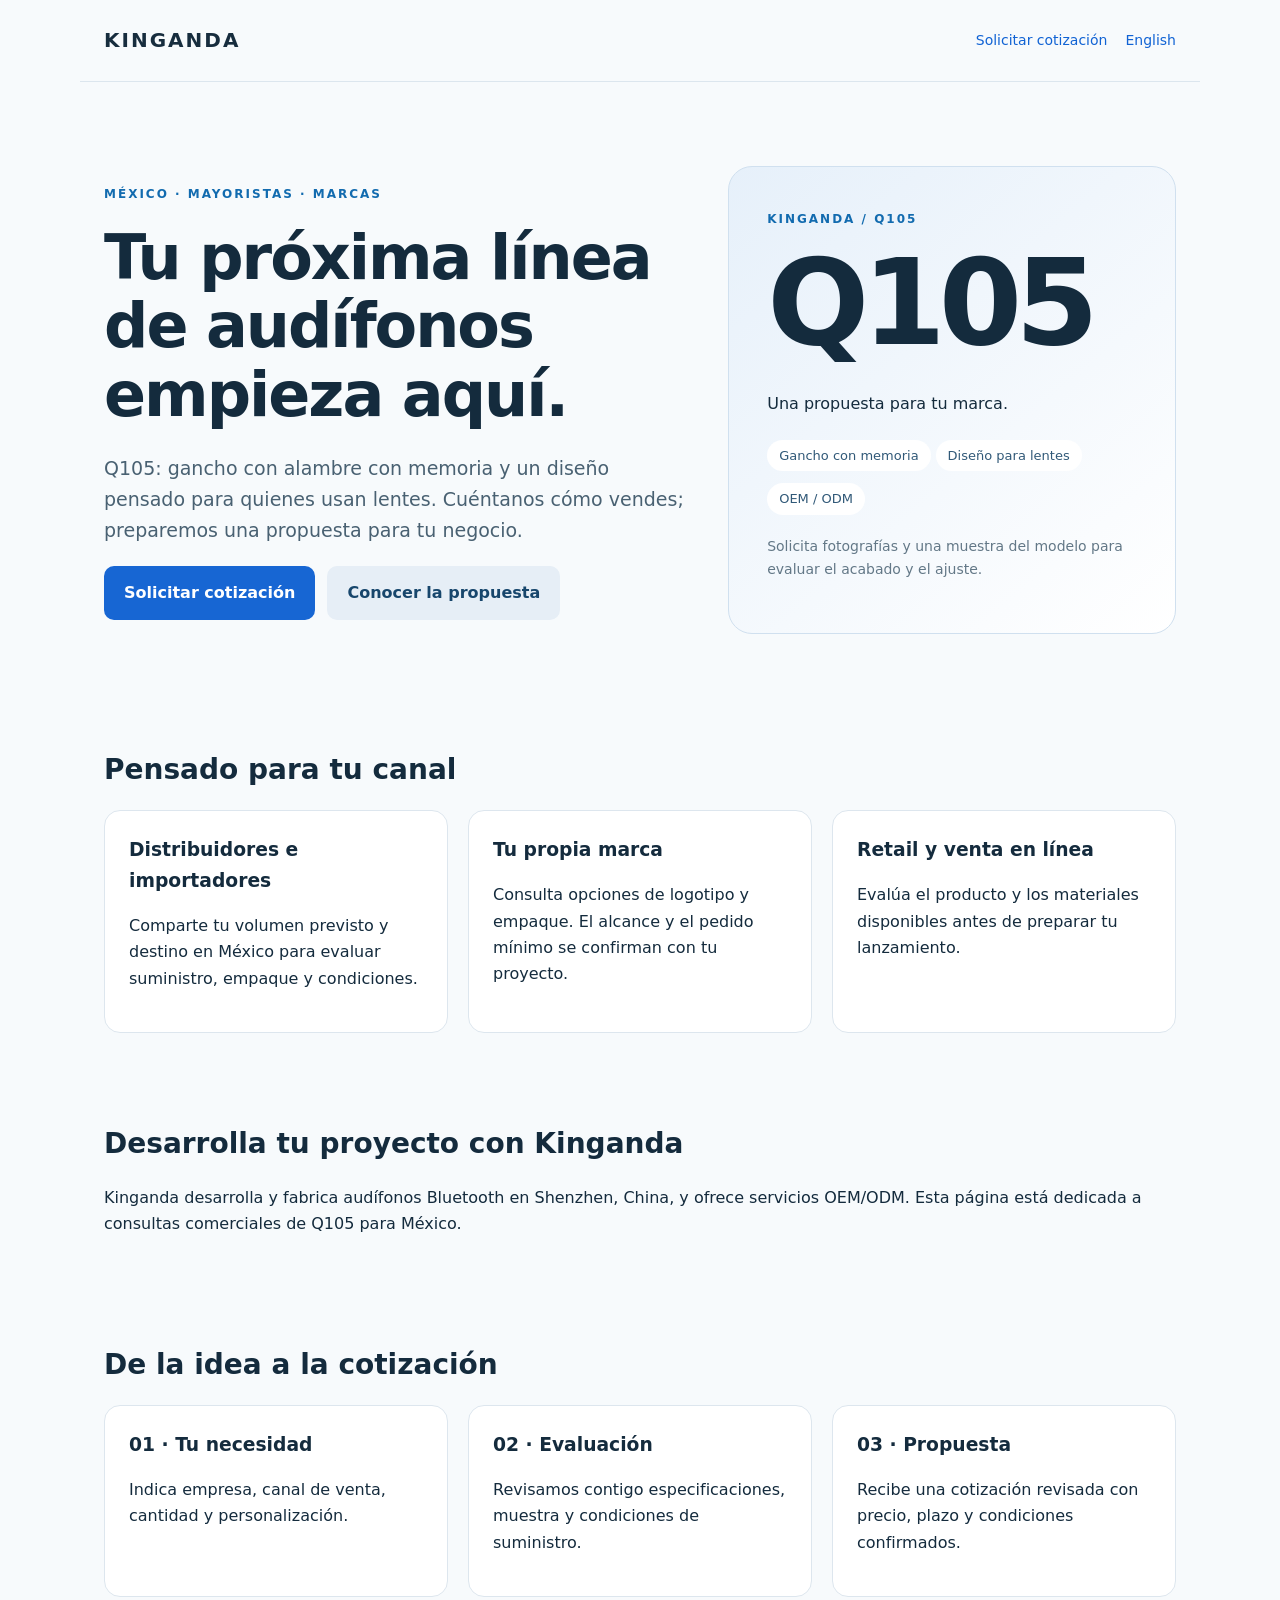
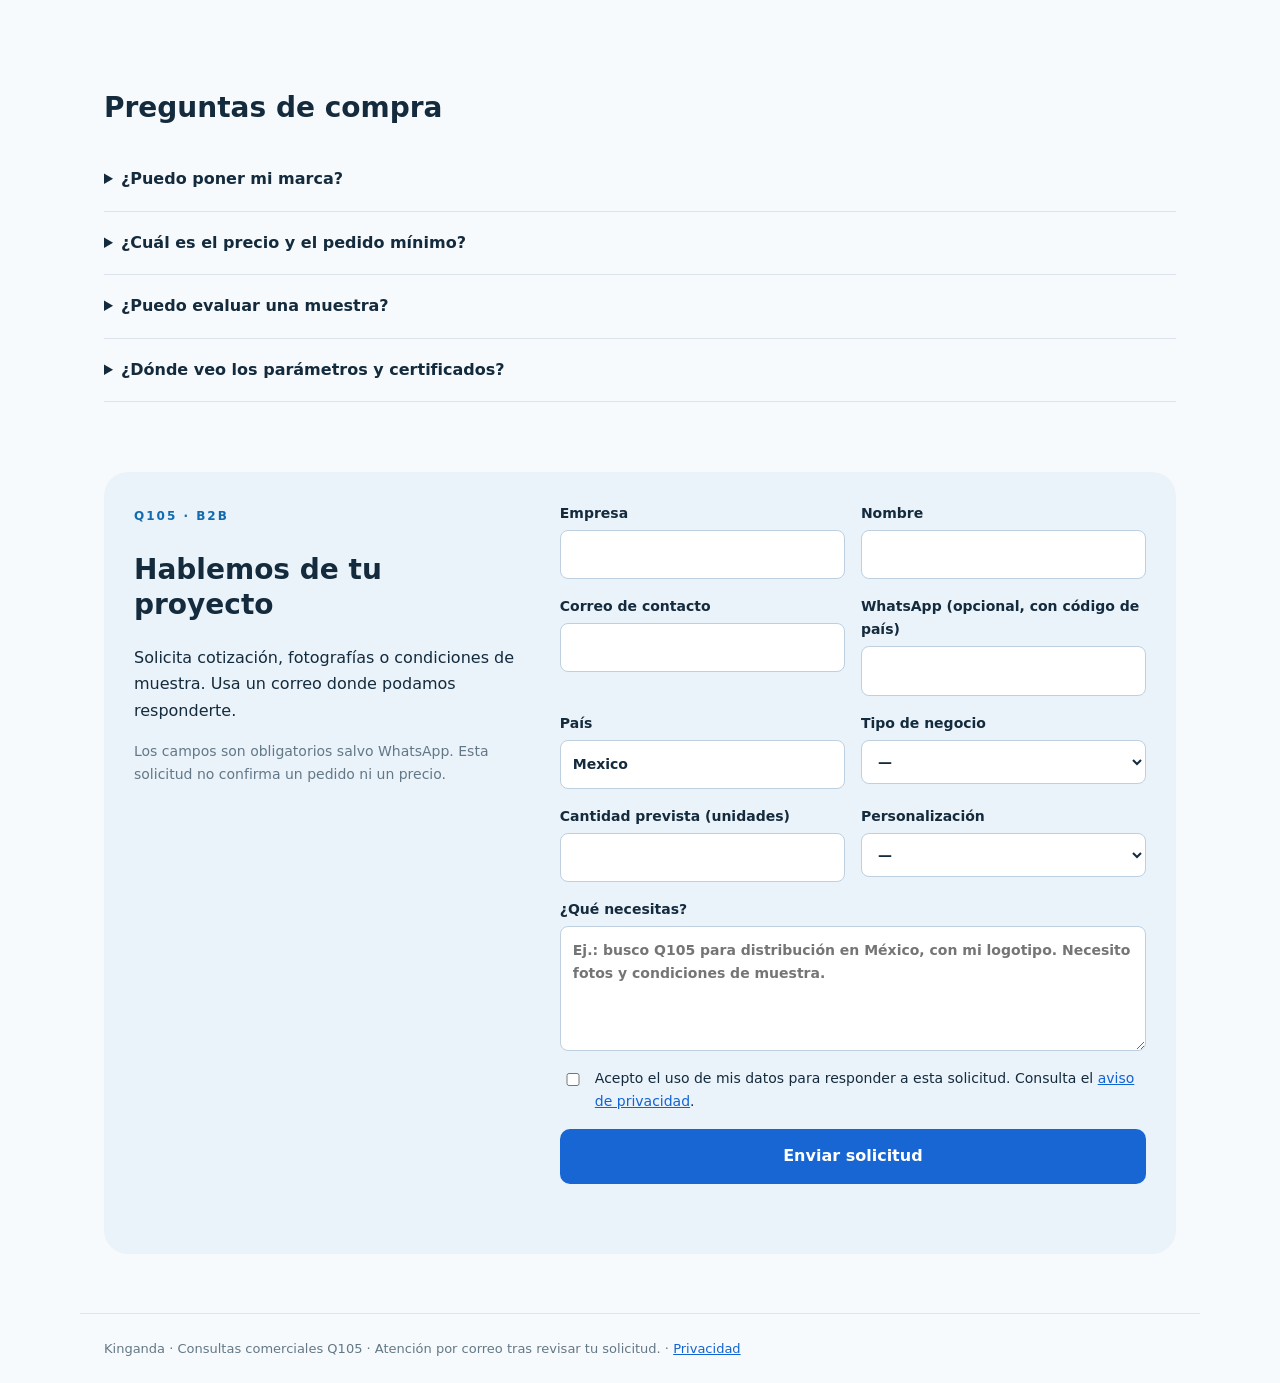
<file: mx/q105.html>
<!doctype html><html lang="es"><head><meta charset="utf-8"><meta name="viewport" content="width=device-width,initial-scale=1"><title>Q105 | Audífonos con gancho para mayoristas y marcas · Kinganda</title><meta name="description" content="Explora Q105 de Kinganda: gancho con alambre con memoria, diseño pensado para usuarios con lentes y opciones OEM/ODM. Solicita información para tu negocio en México."><link rel="canonical" href="https://mambapro0813-byte.github.io/mamba/mx/q105.html"><link rel="alternate" hreflang="es-MX" href="https://mambapro0813-byte.github.io/mamba/mx/q105.html"><link rel="alternate" hreflang="en" href="https://mambapro0813-byte.github.io/mamba/en/q105.html"><meta property="og:type" content="website"><meta property="og:title" content="Q105 | Audífonos con gancho para mayoristas y marcas · Kinganda"><meta property="og:description" content="Explora Q105 de Kinganda: gancho con alambre con memoria, diseño pensado para usuarios con lentes y opciones OEM/ODM. Solicita información para tu negocio en México."><meta property="og:url" content="https://mambapro0813-byte.github.io/mamba/mx/q105.html"><link rel="stylesheet" href="../public.css?v=inbound1"><script type="application/ld+json">{"@context":"https://schema.org","@type":"Product","name":"Kinganda Q105","model":"Q105","brand":{"@type":"Brand","name":"Kinganda"},"description":"Explora Q105 de Kinganda: gancho con alambre con memoria, diseño pensado para usuarios con lentes y opciones OEM/ODM. Solicita información para tu negocio en México.","url":"https://mambapro0813-byte.github.io/mamba/mx/q105.html"}</script></head><body>
<header><a class="brand" href="#top">KINGANDA</a><nav><a href="#request">Solicitar cotización</a><a href="../en/q105.html" lang="en">English</a></nav></header>
<main id="top"><section class="hero"><div><span class="eyebrow">México · Mayoristas · Marcas</span><h1>Tu próxima línea de audífonos empieza aquí.</h1><p class="lead">Q105: gancho con alambre con memoria y un diseño pensado para quienes usan lentes. Cuéntanos cómo vendes; preparemos una propuesta para tu negocio.</p><div class="actions"><a class="button" href="#request">Solicitar cotización</a><a class="button secondary" href="#proposal">Conocer la propuesta</a></div></div><div class="hero-card"><span class="eyebrow">KINGANDA / Q105</span><div class="model">Q105</div><p>Una propuesta para tu marca.</p><span class="pill">Gancho con memoria</span><span class="pill">Diseño para lentes</span><span class="pill">OEM / ODM</span><p class="muted">Solicita fotografías y una muestra del modelo para evaluar el acabado y el ajuste.</p></div></section>
<section class="section" id="proposal"><h2>Pensado para tu canal</h2><div class="grid"><article class="card"><h3>Distribuidores e importadores</h3><p>Comparte tu volumen previsto y destino en México para evaluar suministro, empaque y condiciones.</p></article><article class="card"><h3>Tu propia marca</h3><p>Consulta opciones de logotipo y empaque. El alcance y el pedido mínimo se confirman con tu proyecto.</p></article><article class="card"><h3>Retail y venta en línea</h3><p>Evalúa el producto y los materiales disponibles antes de preparar tu lanzamiento.</p></article></div></section>
<section class="section"><h2>Desarrolla tu proyecto con Kinganda</h2><p>Kinganda desarrolla y fabrica audífonos Bluetooth en Shenzhen, China, y ofrece servicios OEM/ODM. Esta página está dedicada a consultas comerciales de Q105 para México.</p></section>
<section class="section"><h2>De la idea a la cotización</h2><div class="grid"><article class="card"><h3>01 · Tu necesidad</h3><p>Indica empresa, canal de venta, cantidad y personalización.</p></article><article class="card"><h3>02 · Evaluación</h3><p>Revisamos contigo especificaciones, muestra y condiciones de suministro.</p></article><article class="card"><h3>03 · Propuesta</h3><p>Recibe una cotización revisada con precio, plazo y condiciones confirmados.</p></article></div></section>
<section class="section"><h2>Preguntas de compra</h2><details><summary>¿Puedo poner mi marca?</summary><p>Consulta opciones de logotipo y empaque. La viabilidad, el costo y el mínimo dependen de la personalización.</p></details><details><summary>¿Cuál es el precio y el pedido mínimo?</summary><p>Solicita una cotización indicando cantidad y requisitos. El precio, MOQ, transporte e impuestos se detallan en la propuesta comercial.</p></details><details><summary>¿Puedo evaluar una muestra?</summary><p>Sí, puedes solicitar condiciones y disponibilidad de una muestra antes de decidir tu compra.</p></details><details><summary>¿Dónde veo los parámetros y certificados?</summary><p>Solicita la ficha técnica y los documentos del modelo exacto. Confirma batería, autonomía, protección y certificaciones antes de comprar.</p></details></section>
<section class="section" id="request"><div class="form-wrap"><div><span class="eyebrow">Q105 · B2B</span><h2>Hablemos de tu proyecto</h2><p>Solicita cotización, fotografías o condiciones de muestra. Usa un correo donde podamos responderte.</p><p class="muted">Los campos son obligatorios salvo WhatsApp. Esta solicitud no confirma un pedido ni un precio.</p></div><form id="inquiryForm">
<label>Empresa<input name="company" required minlength="2" maxlength="160" autocomplete="organization"></label><label>Nombre<input name="contact_name" required minlength="2" maxlength="100" autocomplete="name"></label>
<label>Correo de contacto<input name="email" required type="email" maxlength="254" autocomplete="email"></label><label>WhatsApp (opcional, con código de país)<input name="whatsapp" type="tel" maxlength="40" autocomplete="tel"></label>
<label>País<input name="country" required minlength="2" maxlength="80" value="Mexico" autocomplete="country-name"></label><label>Tipo de negocio<select name="channel" required><option value="">—</option><option value="distributor">Distribuidor</option><option value="importer">Importador</option><option value="brand">Marca propia</option><option value="retailer">Retail / venta en línea</option><option value="other">Otro</option></select></label>
<label>Cantidad prevista (unidades)<input name="quantity" required type="number" min="1" max="1000000" step="1" inputmode="numeric"></label><label>Personalización<select name="customization" required><option value="">—</option><option value="standard">Estándar</option><option value="logo">Logotipo</option><option value="packaging">Empaque</option><option value="both">Logotipo y empaque</option><option value="unsure">Por definir</option></select></label>
<label class="wide">¿Qué necesitas?<textarea name="message" required minlength="5" maxlength="3000" placeholder="Ej.: busco Q105 para distribución en México, con mi logotipo. Necesito fotos y condiciones de muestra."></textarea></label>
<label class="trap" aria-hidden="true">Website<input name="website_check" tabindex="-1" autocomplete="off"></label>
<label class="wide consent"><input name="consent" required type="checkbox"><span>Acepto el uso de mis datos para responder a esta solicitud. Consulta el <a href="../privacy.html">aviso de privacidad</a>.</span></label>
<button type="submit" class="wide">Enviar solicitud</button><div id="formStatus" class="wide" role="status" tabindex="-1" aria-live="polite"></div>
<noscript><p>JavaScript is required to submit this form.</p></noscript></form></div></section></main>
<footer>Kinganda · Consultas comerciales Q105 · Atención por correo tras revisar tu solicitud. · <a href="../privacy.html">Privacidad</a></footer><script src="../cloud-config.js"></script><script src="../public_inquiry.js?v=inbound1"></script></body></html>
</file>
<file: public.css>
*{box-sizing:border-box}html{scroll-behavior:smooth}body{margin:0;background:#f7fafc;color:#142b3d;font:16px/1.65 system-ui,-apple-system,BlinkMacSystemFont,"Segoe UI",sans-serif}a{color:#1163d4}header,main,footer{max-width:1120px;margin:auto;padding:24px}header{display:flex;justify-content:space-between;align-items:center;gap:16px;border-bottom:1px solid #dce6ee}.brand{font-size:20px;font-weight:850;letter-spacing:2px;color:#172d3e;text-decoration:none}nav{display:flex;gap:18px;flex-wrap:wrap}nav a{text-decoration:none;font-size:14px}.hero{display:grid;grid-template-columns:1.3fr 1fr;gap:42px;align-items:center;padding:60px 0}.eyebrow{font-size:12px;letter-spacing:2px;color:#126baf;font-weight:800;text-transform:uppercase}h1{font-size:clamp(36px,5vw,62px);line-height:1.1;letter-spacing:-2px;margin:18px 0 24px}h2{font-size:28px;line-height:1.25}h3{margin:0 0 8px}.lead{font-size:19px;color:#496172}.button,button{display:inline-block;background:#1766d3;border:0;color:#fff;text-decoration:none;padding:14px 20px;border-radius:10px;font:inherit;font-weight:700;cursor:pointer}.button.secondary{background:#e6eef6;color:#17466c}.actions{display:flex;gap:12px;flex-wrap:wrap}.hero-card{padding:38px;border:1px solid #d0e0ef;border-radius:24px;background:linear-gradient(140deg,#e6f0fa,#fff);min-height:300px}.model{font-size:clamp(72px,11vw,120px);font-weight:900;letter-spacing:-7px;line-height:1.2}.pill{display:inline-block;padding:5px 12px;border-radius:30px;background:#fff;color:#315978;font-size:13px;margin:6px 5px 6px 0}.grid{display:grid;grid-template-columns:repeat(3,1fr);gap:20px}.card{padding:24px;background:white;border:1px solid #dde6ee;border-radius:16px}.section{padding:35px 0}.muted{color:#637887;font-size:14px}.form-wrap{display:grid;grid-template-columns:.8fr 1.2fr;gap:35px;border-radius:24px;background:#eaf2fa;padding:30px}form{display:grid;grid-template-columns:1fr 1fr;gap:16px}label{display:flex;flex-direction:column;font-size:14px;font-weight:650;gap:5px}input,select,textarea{font:inherit;width:100%;padding:12px;border:1px solid #bed0df;border-radius:8px;background:#fff;color:#142b3d}textarea{min-height:125px;resize:vertical}.wide{grid-column:1/-1}.consent{display:flex;flex-direction:row;align-items:flex-start;gap:10px;font-weight:400}.consent input{width:18px;min-width:18px;margin-top:6px}.trap{position:absolute;left:-10000px;top:auto;width:1px;height:1px;overflow:hidden}#formStatus{overflow-wrap:anywhere;min-height:1.5em}.success{color:#126d4f}.error{color:#a22c2c}button:disabled{opacity:.65;cursor:wait}details{border-bottom:1px solid #dbe4ec;padding:18px 0}summary{font-weight:700;cursor:pointer}footer{font-size:13px;color:#637887;border-top:1px solid #dce6ee}a:focus-visible,button:focus-visible,input:focus-visible,select:focus-visible,textarea:focus-visible{outline:3px solid #e6ac25;outline-offset:3px}@media(max-width:740px){header,main,footer{padding:18px}.hero,.form-wrap{grid-template-columns:1fr;gap:24px}.hero{padding:35px 0}.hero-card{min-height:0;padding:24px}.grid{grid-template-columns:1fr}h1{letter-spacing:-1px}.form-wrap{padding:20px}form{grid-template-columns:1fr}header{align-items:flex-start}.section{padding:25px 0}nav{gap:12px}.model{font-size:84px}}@media(prefers-reduced-motion:reduce){html{scroll-behavior:auto}}
</file>
